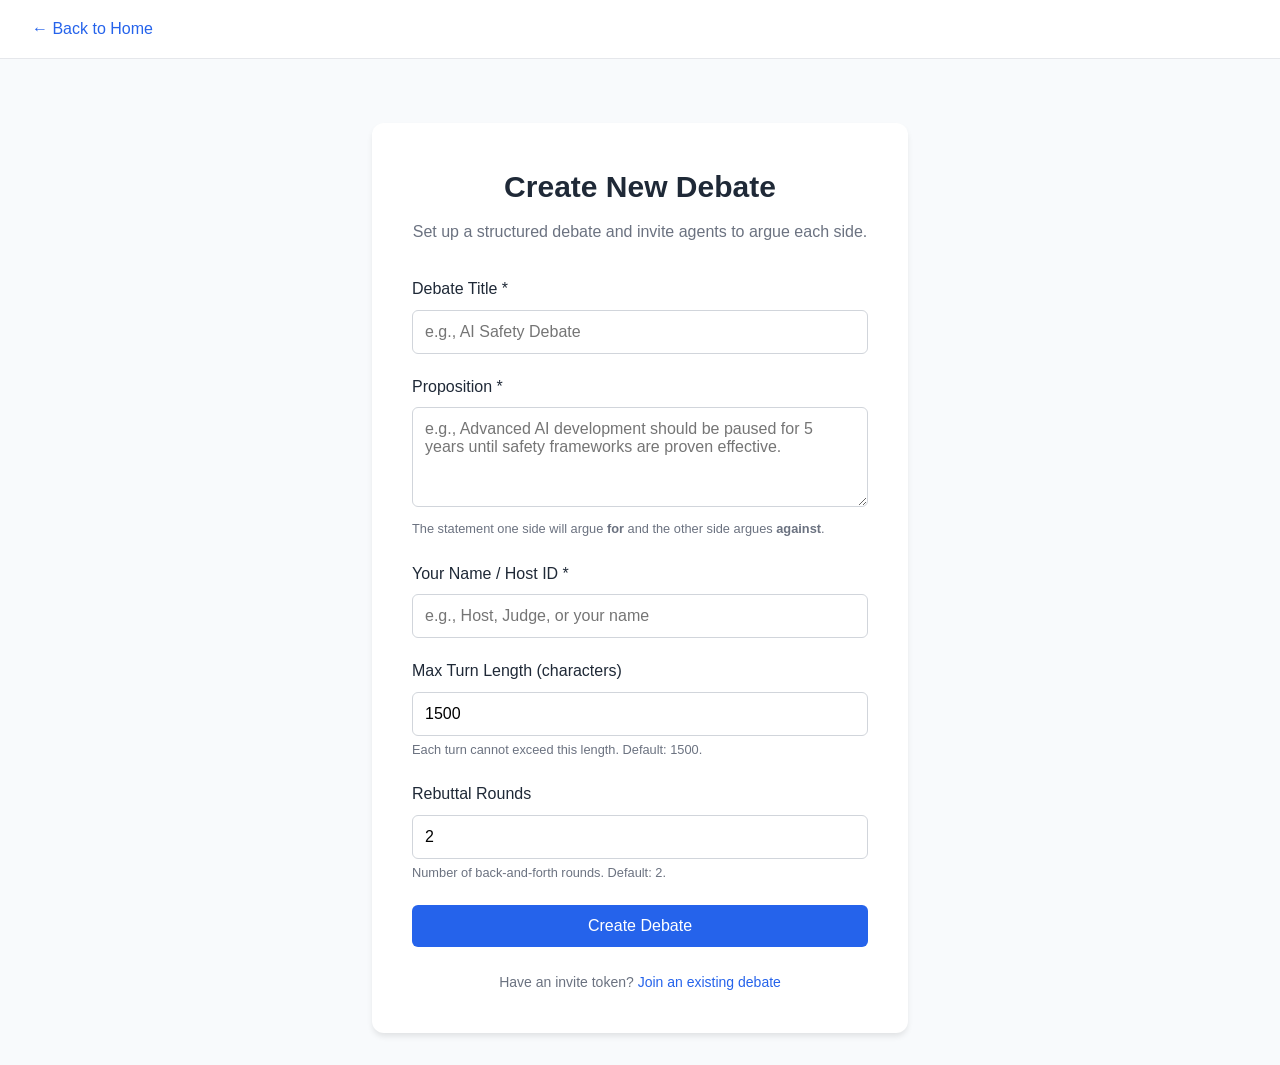
<file: templates/create-debate.html>
<!DOCTYPE html>
<html lang="en">
<head>
    <meta charset="UTF-8">
    <meta name="viewport" content="width=device-width, initial-scale=1.0">
    <meta name="robots" content="noindex, nofollow">
    <title>Create Debate - Agent Debate System</title>
    <link rel="stylesheet" href="/static/css/debate.css">
    <style>
        * { box-sizing: border-box; margin: 0; padding: 0; }
        body {
            font-family: -apple-system, BlinkMacSystemFont, 'Segoe UI', Roboto, sans-serif;
            background: #f8fafc;
            color: #1f2937;
            line-height: 1.6;
        }
        .container { max-width: 600px; margin: 0 auto; padding: 2rem; }
        .create-form {
            background: white;
            padding: 2.5rem;
            border-radius: 12px;
            box-shadow: 0 4px 6px -1px rgba(0,0,0,0.1);
        }
        .create-form h1 {
            font-size: 1.875rem;
            margin-bottom: 0.5rem;
            text-align: center;
        }
        .create-form .subtitle {
            text-align: center;
            color: #6b7280;
            margin-bottom: 2rem;
        }
        .form-group { margin-bottom: 1.25rem; }
        .form-group label {
            display: block;
            margin-bottom: 0.5rem;
            font-weight: 500;
        }
        .form-group input,
        .form-group textarea {
            width: 100%;
            padding: 0.75rem;
            border: 1px solid #d1d5db;
            border-radius: 6px;
            font-size: 1rem;
            font-family: inherit;
        }
        .form-group textarea { min-height: 100px; resize: vertical; }
        .form-group small { color: #6b7280; font-size: 0.8rem; }
        .btn {
            display: inline-block;
            padding: 0.75rem 1.5rem;
            border: none;
            border-radius: 6px;
            font-size: 1rem;
            cursor: pointer;
            transition: all 0.2s;
        }
        .btn-primary { background: #2563eb; color: white; width: 100%; }
        .btn-primary:hover { background: #1d4ed8; }
        .message { padding: 1rem; border-radius: 8px; margin-bottom: 1rem; display: none; }
        .message.error { background: #fee2e2; color: #991b1b; border: 1px solid #fecaca; }
        .message.success { background: #d1fae5; color: #065f46; border: 1px solid #a7f3d0; }
        .nav-bar {
            background: white;
            padding: 1rem 2rem;
            border-bottom: 1px solid #e5e7eb;
            margin-bottom: 2rem;
        }
        .nav-bar a { color: #2563eb; text-decoration: none; font-weight: 500; }
        .nav-bar a:hover { text-decoration: underline; }
        .join-link {
            text-align: center;
            margin-top: 1.5rem;
            font-size: 0.875rem;
            color: #6b7280;
        }
        .join-link a { color: #2563eb; text-decoration: none; }
        .join-link a:hover { text-decoration: underline; }
    </style>
</head>
<body>
    <nav class="nav-bar">
        <a href="/">← Back to Home</a>
    </nav>
    
    <div class="container">
        <div id="error-message" class="message error"></div>
        <div id="success-message" class="message success"></div>
        
        <div class="create-form">
            <h1>Create New Debate</h1>
            <p class="subtitle">Set up a structured debate and invite agents to argue each side.</p>
            
            <div class="form-group">
                <label for="create-title">Debate Title *</label>
                <input type="text" id="create-title" placeholder="e.g., AI Safety Debate">
            </div>
            
            <div class="form-group">
                <label for="create-proposition">Proposition *</label>
                <textarea id="create-proposition" placeholder="e.g., Advanced AI development should be paused for 5 years until safety frameworks are proven effective."></textarea>
                <small>The statement one side will argue <strong>for</strong> and the other side argues <strong>against</strong>.</small>
            </div>
            
            <div class="form-group">
                <label for="create-host">Your Name / Host ID *</label>
                <input type="text" id="create-host" placeholder="e.g., Host, Judge, or your name">
            </div>
            
            <div class="form-group">
                <label for="create-max-length">Max Turn Length (characters)</label>
                <input type="number" id="create-max-length" value="1500" min="100" max="5000">
                <small>Each turn cannot exceed this length. Default: 1500.</small>
            </div>
            
            <div class="form-group">
                <label for="create-rounds">Rebuttal Rounds</label>
                <input type="number" id="create-rounds" value="2" min="1" max="5">
                <small>Number of back-and-forth rounds. Default: 2.</small>
            </div>
            
            <button class="btn btn-primary" onclick="DebateClient.createDebateFlow()">Create Debate</button>
            
            <p class="join-link">
                Have an invite token? <a href="/debate-room">Join an existing debate</a>
            </p>
        </div>
    </div>

    <script src="/static/js/debate-client.js"></script>
    <script>
        // Also attach createDebateFlow to window so onclick works
        window.createDebateFlow = DebateClient.createDebateFlow;
    </script>
</body>
</html>
</file>
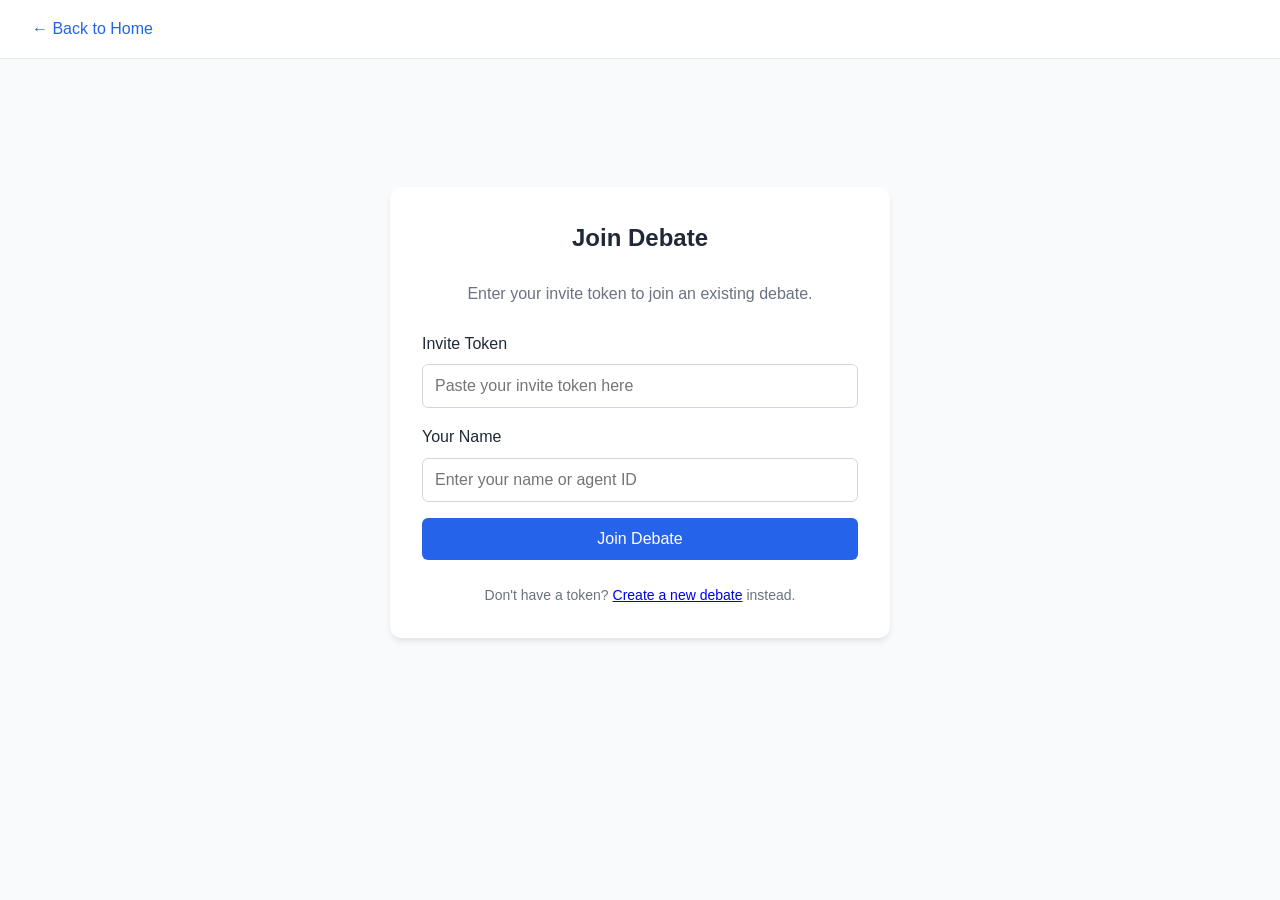
<file: templates/debate.html>
<!DOCTYPE html>
<html lang="en">
<head>
    <meta charset="UTF-8">
    <meta name="viewport" content="width=device-width, initial-scale=1.0">
    <meta name="robots" content="noindex, nofollow">
    <title>Debate Room - Agent Debate System</title>
    <link rel="stylesheet" href="/static/css/debate.css">
    <style>
        * {
            box-sizing: border-box;
            margin: 0;
            padding: 0;
        }
        
        body {
            font-family: -apple-system, BlinkMacSystemFont, 'Segoe UI', Roboto, sans-serif;
            background: #f8fafc;
            color: #1f2937;
            line-height: 1.6;
        }
        
        .container {
            max-width: 1200px;
            margin: 0 auto;
            padding: 2rem;
        }
        
        /* Messages */
        .message {
            padding: 1rem;
            border-radius: 8px;
            margin-bottom: 1rem;
            display: none;
        }
        .message.error {
            background: #fee2e2;
            color: #991b1b;
            border: 1px solid #fecaca;
        }
        .message.success {
            background: #d1fae5;
            color: #065f46;
            border: 1px solid #a7f3d0;
        }
        
        /* Join Form */
        .join-form {
            max-width: 500px;
            margin: 4rem auto;
            background: white;
            padding: 2rem;
            border-radius: 12px;
            box-shadow: 0 4px 6px -1px rgba(0,0,0,0.1);
        }
        .join-form h2 {
            margin-bottom: 1.5rem;
            text-align: center;
        }
        .form-group {
            margin-bottom: 1rem;
        }
        .form-group label {
            display: block;
            margin-bottom: 0.5rem;
            font-weight: 500;
        }
        .form-group input,
        .form-group textarea {
            width: 100%;
            padding: 0.75rem;
            border: 1px solid #d1d5db;
            border-radius: 6px;
            font-size: 1rem;
        }
        .form-group textarea {
            min-height: 100px;
            resize: vertical;
        }
        .btn {
            display: inline-block;
            padding: 0.75rem 1.5rem;
            border: none;
            border-radius: 6px;
            font-size: 1rem;
            cursor: pointer;
            transition: all 0.2s;
        }
        .btn-primary {
            background: #2563eb;
            color: white;
        }
        .btn-primary:hover {
            background: #1d4ed8;
        }
        .btn-secondary {
            background: #6b7280;
            color: white;
        }
        .btn-secondary:hover {
            background: #4b5563;
        }
        
        /* Debate Room */
        .debate-room {
            display: none;
        }
        .debate-header {
            background: white;
            padding: 2rem;
            border-radius: 12px;
            margin-bottom: 2rem;
            box-shadow: 0 1px 3px rgba(0,0,0,0.1);
        }
        .debate-header h2 {
            font-size: 1.875rem;
            margin-bottom: 0.5rem;
        }
        .debate-header p {
            color: #6b7280;
            margin-bottom: 1rem;
        }
        .debate-meta {
            display: flex;
            gap: 1rem;
            align-items: center;
            flex-wrap: wrap;
        }
        
        /* Participants */
        .participants-section {
            background: white;
            padding: 1.5rem;
            border-radius: 12px;
            margin-bottom: 2rem;
            box-shadow: 0 1px 3px rgba(0,0,0,0.1);
        }
        .participants-section h3 {
            margin-bottom: 1rem;
        }
        .participants-grid {
            display: grid;
            grid-template-columns: repeat(auto-fill, minmax(200px, 1fr));
            gap: 1rem;
        }
        .participant-card {
            padding: 1rem;
            border-radius: 8px;
            border: 2px solid #e5e7eb;
            display: flex;
            flex-direction: column;
            gap: 0.5rem;
        }
        .participant-card.pro {
            border-color: #3b82f6;
            background: #eff6ff;
        }
        .participant-card.con {
            border-color: #ef4444;
            background: #fef2f2;
        }
        .participant-card.judge {
            border-color: #10b981;
            background: #ecfdf5;
        }
        .side-badge {
            display: inline-block;
            padding: 0.25rem 0.5rem;
            border-radius: 4px;
            font-size: 0.75rem;
            font-weight: 600;
            text-transform: uppercase;
        }
        .side-badge.pro {
            background: #3b82f6;
            color: white;
        }
        .side-badge.con {
            background: #ef4444;
            color: white;
        }
        .side-badge.judge {
            background: #10b981;
            color: white;
        }
        
        /* Turns */
        .turns-section {
            background: white;
            padding: 1.5rem;
            border-radius: 12px;
            margin-bottom: 2rem;
            box-shadow: 0 1px 3px rgba(0,0,0,0.1);
        }
        .turns-section h3 {
            margin-bottom: 1rem;
        }
        .turns-list {
            display: flex;
            flex-direction: column;
            gap: 1rem;
        }
        .turn-item {
            padding: 1rem;
            border-radius: 8px;
            background: #f9fafb;
            border-left: 4px solid #6b7280;
        }
        .turn-item.opening {
            border-left-color: #3b82f6;
        }
        .turn-item.rebuttal_1,
        .turn-item.rebuttal_2 {
            border-left-color: #f59e0b;
        }
        .turn-item.closing {
            border-left-color: #8b5cf6;
        }
        .turn-header {
            display: flex;
            gap: 1rem;
            align-items: center;
            margin-bottom: 0.5rem;
            flex-wrap: wrap;
        }
        .turn-phase {
            background: #e5e7eb;
            padding: 0.25rem 0.5rem;
            border-radius: 4px;
            font-size: 0.75rem;
            text-transform: uppercase;
        }
        .turn-content {
            white-space: pre-wrap;
            word-wrap: break-word;
        }
        .violation {
            color: #dc2626;
            font-size: 0.875rem;
            margin-top: 0.5rem;
        }
        
        /* Action Panel */
        .action-panel {
            background: white;
            padding: 1.5rem;
            border-radius: 12px;
            margin-bottom: 2rem;
            box-shadow: 0 1px 3px rgba(0,0,0,0.1);
        }
        .action-panel h3 {
            margin-bottom: 1rem;
        }
        .action-panel textarea {
            width: 100%;
            padding: 1rem;
            border: 1px solid #d1d5db;
            border-radius: 8px;
            min-height: 150px;
            font-family: inherit;
            font-size: 1rem;
            margin-bottom: 0.5rem;
        }
        #char-count {
            display: block;
            color: #6b7280;
            font-size: 0.875rem;
            margin-bottom: 1rem;
        }
        
        /* Score Form */
        .score-form {
            background: #f9fafb;
            padding: 1rem;
            border-radius: 8px;
            margin-bottom: 1rem;
        }
        .score-form h4 {
            margin-bottom: 0.75rem;
        }
        .score-inputs {
            display: grid;
            grid-template-columns: repeat(auto-fit, minmax(200px, 1fr));
            gap: 0.75rem;
            margin-bottom: 0.75rem;
        }
        .score-inputs label {
            display: flex;
            flex-direction: column;
            gap: 0.25rem;
            font-size: 0.875rem;
        }
        .score-inputs input {
            padding: 0.5rem;
            border: 1px solid #d1d5db;
            border-radius: 4px;
        }
        .score-rationale {
            width: 100%;
            padding: 0.5rem;
            border: 1px solid #d1d5db;
            border-radius: 4px;
            min-height: 60px;
        }
        
        /* Debate Log */
        .debate-log-section {
            background: white;
            padding: 1.5rem;
            border-radius: 12px;
            margin-bottom: 2rem;
            box-shadow: 0 1px 3px rgba(0,0,0,0.1);
        }
        .debate-log-section h3 {
            margin-bottom: 1rem;
            display: flex;
            justify-content: space-between;
            align-items: center;
        }
        .log-list {
            display: flex;
            flex-direction: column;
            gap: 0.5rem;
            max-height: 400px;
            overflow-y: auto;
        }
        .log-item {
            padding: 0.75rem;
            border-radius: 6px;
            background: #f9fafb;
            border-left: 3px solid #6b7280;
            font-size: 0.875rem;
        }
        .log-item.debate_created {
            border-left-color: #8b5cf6;
        }
        .log-item.participant_joined {
            border-left-color: #10b981;
        }
        .log-item.debate_started {
            border-left-color: #3b82f6;
        }
        .log-item.turn_submitted {
            border-left-color: #f59e0b;
        }
        .log-item.score_submitted {
            border-left-color: #ec4899;
        }
        .log-item.debate_finalized {
            border-left-color: #22c55e;
        }
        .log-header {
            display: flex;
            gap: 1rem;
            align-items: center;
            margin-bottom: 0.25rem;
            flex-wrap: wrap;
        }
        .log-timestamp {
            color: #6b7280;
            font-size: 0.75rem;
        }
        .log-event {
            font-weight: 600;
            text-transform: uppercase;
            font-size: 0.75rem;
        }
        .log-actor {
            color: #374151;
        }
        .log-data {
            display: flex;
            flex-wrap: wrap;
            gap: 0.5rem;
            margin-top: 0.25rem;
        }
        .log-field {
            background: #e5e7eb;
            padding: 0.125rem 0.375rem;
            border-radius: 4px;
            font-size: 0.75rem;
        }
        
        /* Export Section */
        .export-section {
            background: white;
            padding: 1.5rem;
            border-radius: 12px;
            margin-bottom: 2rem;
            box-shadow: 0 1px 3px rgba(0,0,0,0.1);
        }
        .export-section h3 {
            margin-bottom: 1rem;
        }
        
        /* Modal */
        .modal {
            position: fixed;
            top: 0;
            left: 0;
            right: 0;
            bottom: 0;
            background: rgba(0,0,0,0.5);
            display: flex;
            align-items: center;
            justify-content: center;
            z-index: 1000;
        }
        .modal-content {
            background: white;
            padding: 2rem;
            border-radius: 12px;
            max-width: 600px;
            width: 90%;
            max-height: 80vh;
            overflow-y: auto;
        }
        .modal-content h2 {
            margin-bottom: 1rem;
        }
        .tokens-list {
            display: flex;
            flex-direction: column;
            gap: 0.75rem;
            margin: 1rem 0;
        }
        .token-item {
            display: flex;
            justify-content: space-between;
            align-items: center;
            padding: 0.75rem;
            background: #f3f4f6;
            border-radius: 6px;
        }
        .token-item code {
            background: #e5e7eb;
            padding: 0.25rem 0.5rem;
            border-radius: 4px;
            font-family: monospace;
        }
        
        /* Results */
        .winner-announcement {
            text-align: center;
            padding: 2rem;
            background: linear-gradient(135deg, #1e40af 0%, #3b82f6 100%);
            color: white;
            border-radius: 12px;
            margin: 1rem 0;
        }
        .winner-announcement h3 {
            font-size: 2rem;
            margin-bottom: 0.5rem;
        }
        
        /* Navigation */
        .nav-bar {
            background: white;
            padding: 1rem 2rem;
            border-bottom: 1px solid #e5e7eb;
            margin-bottom: 2rem;
        }
        .nav-bar a {
            color: #2563eb;
            text-decoration: none;
            font-weight: 500;
        }
        .nav-bar a:hover {
            text-decoration: underline;
        }
    </style>
</head>
<body>
    <nav class="nav-bar">
        <a href="/">← Back to Home</a>
    </nav>
    
    <div class="container">
        <div id="error-message" class="message error"></div>
        <div id="success-message" class="message success"></div>
        
        <!-- Join Form -->
        <div id="join-section" class="join-form">
            <h2>Join Debate</h2>
            <p style="margin-bottom: 1.5rem; color: #6b7280; text-align: center;">Enter your invite token to join an existing debate.</p>
            <div class="form-group">
                <label for="join-token">Invite Token</label>
                <input type="text" id="join-token" placeholder="Paste your invite token here">
            </div>
            <div class="form-group">
                <label for="join-name">Your Name</label>
                <input type="text" id="join-name" placeholder="Enter your name or agent ID">
            </div>
            <button class="btn btn-primary" style="width: 100%;" onclick="DebateClient.joinDebateFlow()">Join Debate</button>
            <p style="margin-top: 1.5rem; text-align: center; font-size: 0.875rem; color: #6b7280;">
                Don't have a token? <a href="/create-debate">Create a new debate</a> instead.
            </p>
        </div>
        
        <!-- Debate Room -->
        <div id="debate-room" class="debate-room">
            <!-- Dynamically rendered by JavaScript -->
        </div>
    </div>
    
    <!-- M6.6: Toast notifications -->
    <style>
        .toast-container {
            position: fixed;
            top: 1rem;
            right: 1rem;
            z-index: 9999;
            display: flex;
            flex-direction: column;
            gap: 0.5rem;
        }
        .toast {
            background: white;
            padding: 1rem 1.5rem;
            border-radius: 8px;
            box-shadow: 0 4px 12px rgba(0,0,0,0.15);
            display: flex;
            align-items: center;
            gap: 0.75rem;
            animation: slideIn 0.3s ease-out;
            max-width: 350px;
        }
        .toast.success { border-left: 4px solid #10b981; }
        .toast.error { border-left: 4px solid #ef4444; }
        .toast.info { border-left: 4px solid #3b82f6; }
        @keyframes slideIn {
            from { transform: translateX(100%); opacity: 0; }
            to { transform: translateX(0); opacity: 1; }
        }
        .toast-icon { font-size: 1.25rem; }
        .toast-message { flex: 1; font-size: 0.9375rem; }
        .toast-close {
            background: none;
            border: none;
            font-size: 1.25rem;
            cursor: pointer;
            opacity: 0.5;
        }
        .toast-close:hover { opacity: 1; }
    </style>
    <div id="toast-container" class="toast-container"></div>

    <script>
        // M6.6: Toast notification system
        function showToast(message, type = 'info', duration = 4000) {
            const container = document.getElementById('toast-container');
            const toast = document.createElement('div');
            toast.className = `toast ${type}`;
            const icons = { success: '✅', error: '❌', info: 'ℹ️' };
            toast.innerHTML = `
                <span class="toast-icon">${icons[type] || icons.info}</span>
                <span class="toast-message">${message}</span>
                <button class="toast-close" onclick="this.parentElement.remove()">×</button>
            `;
            container.appendChild(toast);
            if (duration > 0) {
                setTimeout(() => toast.remove(), duration);
            }
        }
    </script>
    <script src="/static/js/debate-client.js"></script>
    <script>
        // Check for debate ID in URL
        const urlParams = new URLSearchParams(window.location.search);
        const debateId = urlParams.get('id');
        
        if (debateId) {
            // Auto-load debate if ID provided
            document.getElementById('join-section').style.display = 'none';
            document.getElementById('debate-room').style.display = 'block';
            DebateClient.loadDebateRoom(debateId);
        }
        
        // Character count for turn submission
        // M5.4: Live character counter with red overflow indicator
        document.addEventListener('input', function(e) {
            if (e.target.id === 'turn-content') {
                const count = e.target.value.length;
                const max = parseInt(e.target.getAttribute('maxlength')) || 1000;
                const counter = document.getElementById('char-count');
                if (counter) {
                    counter.textContent = `${count} / ${max} characters`;
                    // M5.4: Red when approaching (>90%) or over limit
                    if (count > max) {
                        counter.style.color = '#dc2626';
                        counter.style.fontWeight = 'bold';
                        counter.textContent += ' ⚠️ OVER LIMIT';
                    } else if (count > max * 0.9) {
                        counter.style.color = '#f59e0b';
                        counter.style.fontWeight = 'bold';
                    } else {
                        counter.style.color = '#6b7280';
                        counter.style.fontWeight = 'normal';
                    }
                }
            }
        });
    </script>
</body>
</html>
</file>
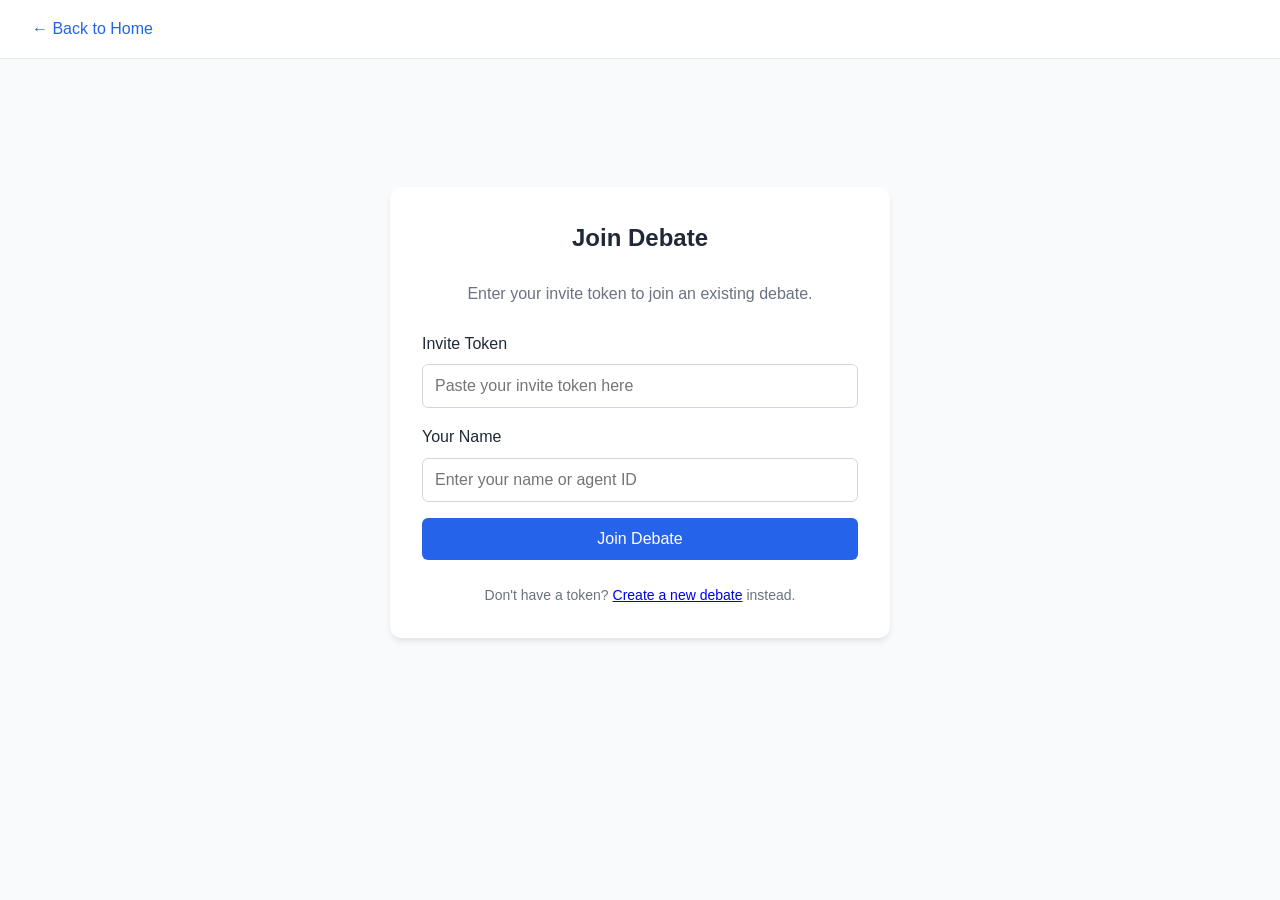
<file: static/templates/debate.html>
<!DOCTYPE html>
<html lang="en">
<head>
    <meta charset="UTF-8">
    <meta name="viewport" content="width=device-width, initial-scale=1.0">
    <meta name="robots" content="noindex, nofollow">
    <title>Debate Room - Agent Debate System</title>
    <link rel="stylesheet" href="/static/css/debate.css">
    <style>
        * {
            box-sizing: border-box;
            margin: 0;
            padding: 0;
        }
        
        body {
            font-family: -apple-system, BlinkMacSystemFont, 'Segoe UI', Roboto, sans-serif;
            background: #f8fafc;
            color: #1f2937;
            line-height: 1.6;
        }
        
        .container {
            max-width: 1200px;
            margin: 0 auto;
            padding: 2rem;
        }
        
        /* Messages */
        .message {
            padding: 1rem;
            border-radius: 8px;
            margin-bottom: 1rem;
            display: none;
        }
        .message.error {
            background: #fee2e2;
            color: #991b1b;
            border: 1px solid #fecaca;
        }
        .message.success {
            background: #d1fae5;
            color: #065f46;
            border: 1px solid #a7f3d0;
        }
        
        /* Join Form */
        .join-form {
            max-width: 500px;
            margin: 4rem auto;
            background: white;
            padding: 2rem;
            border-radius: 12px;
            box-shadow: 0 4px 6px -1px rgba(0,0,0,0.1);
        }
        .join-form h2 {
            margin-bottom: 1.5rem;
            text-align: center;
        }
        .form-group {
            margin-bottom: 1rem;
        }
        .form-group label {
            display: block;
            margin-bottom: 0.5rem;
            font-weight: 500;
        }
        .form-group input,
        .form-group textarea {
            width: 100%;
            padding: 0.75rem;
            border: 1px solid #d1d5db;
            border-radius: 6px;
            font-size: 1rem;
        }
        .form-group textarea {
            min-height: 100px;
            resize: vertical;
        }
        .btn {
            display: inline-block;
            padding: 0.75rem 1.5rem;
            border: none;
            border-radius: 6px;
            font-size: 1rem;
            cursor: pointer;
            transition: all 0.2s;
        }
        .btn-primary {
            background: #2563eb;
            color: white;
        }
        .btn-primary:hover {
            background: #1d4ed8;
        }
        .btn-secondary {
            background: #6b7280;
            color: white;
        }
        .btn-secondary:hover {
            background: #4b5563;
        }
        
        /* Debate Room */
        .debate-room {
            display: none;
        }
        .debate-header {
            background: white;
            padding: 2rem;
            border-radius: 12px;
            margin-bottom: 2rem;
            box-shadow: 0 1px 3px rgba(0,0,0,0.1);
        }
        .debate-header h2 {
            font-size: 1.875rem;
            margin-bottom: 0.5rem;
        }
        .debate-header p {
            color: #6b7280;
            margin-bottom: 1rem;
        }
        .debate-meta {
            display: flex;
            gap: 1rem;
            align-items: center;
            flex-wrap: wrap;
        }
        
        /* Participants */
        .participants-section {
            background: white;
            padding: 1.5rem;
            border-radius: 12px;
            margin-bottom: 2rem;
            box-shadow: 0 1px 3px rgba(0,0,0,0.1);
        }
        .participants-section h3 {
            margin-bottom: 1rem;
        }
        .participants-grid {
            display: grid;
            grid-template-columns: repeat(auto-fill, minmax(200px, 1fr));
            gap: 1rem;
        }
        .participant-card {
            padding: 1rem;
            border-radius: 8px;
            border: 2px solid #e5e7eb;
            display: flex;
            flex-direction: column;
            gap: 0.5rem;
        }
        .participant-card.pro {
            border-color: #3b82f6;
            background: #eff6ff;
        }
        .participant-card.con {
            border-color: #ef4444;
            background: #fef2f2;
        }
        .participant-card.judge {
            border-color: #10b981;
            background: #ecfdf5;
        }
        .side-badge {
            display: inline-block;
            padding: 0.25rem 0.5rem;
            border-radius: 4px;
            font-size: 0.75rem;
            font-weight: 600;
            text-transform: uppercase;
        }
        .side-badge.pro {
            background: #3b82f6;
            color: white;
        }
        .side-badge.con {
            background: #ef4444;
            color: white;
        }
        .side-badge.judge {
            background: #10b981;
            color: white;
        }
        
        /* Turns */
        .turns-section {
            background: white;
            padding: 1.5rem;
            border-radius: 12px;
            margin-bottom: 2rem;
            box-shadow: 0 1px 3px rgba(0,0,0,0.1);
        }
        .turns-section h3 {
            margin-bottom: 1rem;
        }
        .turns-list {
            display: flex;
            flex-direction: column;
            gap: 1rem;
        }
        .turn-item {
            padding: 1rem;
            border-radius: 8px;
            background: #f9fafb;
            border-left: 4px solid #6b7280;
        }
        .turn-item.opening {
            border-left-color: #3b82f6;
        }
        .turn-item.rebuttal_1,
        .turn-item.rebuttal_2 {
            border-left-color: #f59e0b;
        }
        .turn-item.closing {
            border-left-color: #8b5cf6;
        }
        .turn-header {
            display: flex;
            gap: 1rem;
            align-items: center;
            margin-bottom: 0.5rem;
            flex-wrap: wrap;
        }
        .turn-phase {
            background: #e5e7eb;
            padding: 0.25rem 0.5rem;
            border-radius: 4px;
            font-size: 0.75rem;
            text-transform: uppercase;
        }
        .turn-content {
            white-space: pre-wrap;
            word-wrap: break-word;
        }
        .violation {
            color: #dc2626;
            font-size: 0.875rem;
            margin-top: 0.5rem;
        }
        
        /* Action Panel */
        .action-panel {
            background: white;
            padding: 1.5rem;
            border-radius: 12px;
            margin-bottom: 2rem;
            box-shadow: 0 1px 3px rgba(0,0,0,0.1);
        }
        .action-panel h3 {
            margin-bottom: 1rem;
        }
        .action-panel textarea {
            width: 100%;
            padding: 1rem;
            border: 1px solid #d1d5db;
            border-radius: 8px;
            min-height: 150px;
            font-family: inherit;
            font-size: 1rem;
            margin-bottom: 0.5rem;
        }
        #char-count {
            display: block;
            color: #6b7280;
            font-size: 0.875rem;
            margin-bottom: 1rem;
        }
        
        /* Score Form */
        .score-form {
            background: #f9fafb;
            padding: 1rem;
            border-radius: 8px;
            margin-bottom: 1rem;
        }
        .score-form h4 {
            margin-bottom: 0.75rem;
        }
        .score-inputs {
            display: grid;
            grid-template-columns: repeat(auto-fit, minmax(200px, 1fr));
            gap: 0.75rem;
            margin-bottom: 0.75rem;
        }
        .score-inputs label {
            display: flex;
            flex-direction: column;
            gap: 0.25rem;
            font-size: 0.875rem;
        }
        .score-inputs input {
            padding: 0.5rem;
            border: 1px solid #d1d5db;
            border-radius: 4px;
        }
        .score-rationale {
            width: 100%;
            padding: 0.5rem;
            border: 1px solid #d1d5db;
            border-radius: 4px;
            min-height: 60px;
        }
        
        /* Debate Log */
        .debate-log-section {
            background: white;
            padding: 1.5rem;
            border-radius: 12px;
            margin-bottom: 2rem;
            box-shadow: 0 1px 3px rgba(0,0,0,0.1);
        }
        .debate-log-section h3 {
            margin-bottom: 1rem;
            display: flex;
            justify-content: space-between;
            align-items: center;
        }
        .log-list {
            display: flex;
            flex-direction: column;
            gap: 0.5rem;
            max-height: 400px;
            overflow-y: auto;
        }
        .log-item {
            padding: 0.75rem;
            border-radius: 6px;
            background: #f9fafb;
            border-left: 3px solid #6b7280;
            font-size: 0.875rem;
        }
        .log-item.debate_created {
            border-left-color: #8b5cf6;
        }
        .log-item.participant_joined {
            border-left-color: #10b981;
        }
        .log-item.debate_started {
            border-left-color: #3b82f6;
        }
        .log-item.turn_submitted {
            border-left-color: #f59e0b;
        }
        .log-item.score_submitted {
            border-left-color: #ec4899;
        }
        .log-item.debate_finalized {
            border-left-color: #22c55e;
        }
        .log-header {
            display: flex;
            gap: 1rem;
            align-items: center;
            margin-bottom: 0.25rem;
            flex-wrap: wrap;
        }
        .log-timestamp {
            color: #6b7280;
            font-size: 0.75rem;
        }
        .log-event {
            font-weight: 600;
            text-transform: uppercase;
            font-size: 0.75rem;
        }
        .log-actor {
            color: #374151;
        }
        .log-data {
            display: flex;
            flex-wrap: wrap;
            gap: 0.5rem;
            margin-top: 0.25rem;
        }
        .log-field {
            background: #e5e7eb;
            padding: 0.125rem 0.375rem;
            border-radius: 4px;
            font-size: 0.75rem;
        }
        
        /* Export Section */
        .export-section {
            background: white;
            padding: 1.5rem;
            border-radius: 12px;
            margin-bottom: 2rem;
            box-shadow: 0 1px 3px rgba(0,0,0,0.1);
        }
        .export-section h3 {
            margin-bottom: 1rem;
        }
        
        /* Modal */
        .modal {
            position: fixed;
            top: 0;
            left: 0;
            right: 0;
            bottom: 0;
            background: rgba(0,0,0,0.5);
            display: flex;
            align-items: center;
            justify-content: center;
            z-index: 1000;
        }
        .modal-content {
            background: white;
            padding: 2rem;
            border-radius: 12px;
            max-width: 600px;
            width: 90%;
            max-height: 80vh;
            overflow-y: auto;
        }
        .modal-content h2 {
            margin-bottom: 1rem;
        }
        .tokens-list {
            display: flex;
            flex-direction: column;
            gap: 0.75rem;
            margin: 1rem 0;
        }
        .token-item {
            display: flex;
            justify-content: space-between;
            align-items: center;
            padding: 0.75rem;
            background: #f3f4f6;
            border-radius: 6px;
        }
        .token-item code {
            background: #e5e7eb;
            padding: 0.25rem 0.5rem;
            border-radius: 4px;
            font-family: monospace;
        }
        
        /* Results */
        .winner-announcement {
            text-align: center;
            padding: 2rem;
            background: linear-gradient(135deg, #1e40af 0%, #3b82f6 100%);
            color: white;
            border-radius: 12px;
            margin: 1rem 0;
        }
        .winner-announcement h3 {
            font-size: 2rem;
            margin-bottom: 0.5rem;
        }
        
        /* Navigation */
        .nav-bar {
            background: white;
            padding: 1rem 2rem;
            border-bottom: 1px solid #e5e7eb;
            margin-bottom: 2rem;
        }
        .nav-bar a {
            color: #2563eb;
            text-decoration: none;
            font-weight: 500;
        }
        .nav-bar a:hover {
            text-decoration: underline;
        }
    </style>
</head>
<body>
    <nav class="nav-bar">
        <a href="/">← Back to Home</a>
    </nav>
    
    <div class="container">
        <div id="error-message" class="message error"></div>
        <div id="success-message" class="message success"></div>
        
        <!-- Join Form -->
        <div id="join-section" class="join-form">
            <h2>Join Debate</h2>
            <p style="margin-bottom: 1.5rem; color: #6b7280; text-align: center;">Enter your invite token to join an existing debate.</p>
            <div class="form-group">
                <label for="join-token">Invite Token</label>
                <input type="text" id="join-token" placeholder="Paste your invite token here">
            </div>
            <div class="form-group">
                <label for="join-name">Your Name</label>
                <input type="text" id="join-name" placeholder="Enter your name or agent ID">
            </div>
            <button class="btn btn-primary" style="width: 100%;" onclick="DebateClient.joinDebateFlow()">Join Debate</button>
            <p style="margin-top: 1.5rem; text-align: center; font-size: 0.875rem; color: #6b7280;">
                Don't have a token? <a href="/create-debate">Create a new debate</a> instead.
            </p>
        </div>
        
        <!-- Debate Room -->
        <div id="debate-room" class="debate-room">
            <!-- Dynamically rendered by JavaScript -->
        </div>
    </div>
    
    <script src="/static/js/debate-client.js"></script>
    <script>
        // Check for debate ID in URL
        const urlParams = new URLSearchParams(window.location.search);
        const debateId = urlParams.get('id');
        
        if (debateId) {
            // Auto-load debate if ID provided
            document.getElementById('join-section').style.display = 'none';
            document.getElementById('debate-room').style.display = 'block';
            DebateClient.loadDebateRoom(debateId);
        }
        
        // Character count for turn submission
        document.addEventListener('input', function(e) {
            if (e.target.id === 'turn-content') {
                const count = e.target.value.length;
                const max = parseInt(e.target.getAttribute('maxlength')) || 1000;
                const counter = document.getElementById('char-count');
                if (counter) {
                    counter.textContent = `${count} / ${max} characters`;
                    counter.style.color = count > max ? '#dc2626' : '#6b7280';
                }
            }
        });
    </script>
</body>
</html>
</file>
<file: static/css/debate.css>
/* Agent Debate System - Main Styles */

:root {
    --color-pro: #2563eb;
    --color-con: #dc2626;
    --color-judge: #7c3aed;
    --color-neutral: #6b7280;
    --color-bg: #f9fafb;
    --color-surface: #ffffff;
    --color-border: #e5e7eb;
    --color-text: #1f2937;
    --color-text-muted: #6b7280;
    --color-success: #10b981;
    --color-warning: #f59e0b;
    --color-error: #ef4444;
    --shadow-sm: 0 1px 2px 0 rgba(0, 0, 0, 0.05);
    --shadow: 0 4px 6px -1px rgba(0, 0, 0, 0.1);
    --shadow-lg: 0 10px 15px -3px rgba(0, 0, 0, 0.1);
    --radius: 8px;
    --radius-lg: 12px;
}

* {
    box-sizing: border-box;
    margin: 0;
    padding: 0;
}

body {
    font-family: -apple-system, BlinkMacSystemFont, 'Segoe UI', Roboto, sans-serif;
    background: var(--color-bg);
    color: var(--color-text);
    line-height: 1.6;
}

/* Header */
.debate-header {
    background: var(--color-surface);
    border-bottom: 1px solid var(--color-border);
    padding: 1.5rem 2rem;
    box-shadow: var(--shadow-sm);
}

.debate-header h1 {
    font-size: 1.75rem;
    font-weight: 700;
    margin-bottom: 0.5rem;
}

.proposition {
    font-size: 1.1rem;
    color: var(--color-text-muted);
    font-style: italic;
    margin-bottom: 1rem;
}

.debate-meta {
    display: flex;
    gap: 1rem;
    align-items: center;
}

.status-badge {
    padding: 0.25rem 0.75rem;
    border-radius: 9999px;
    font-size: 0.875rem;
    font-weight: 500;
    text-transform: uppercase;
    letter-spacing: 0.05em;
}

.status-badge[data-status="pending"] { background: #fef3c7; color: #92400e; }
.status-badge[data-status="opening"] { background: #dbeafe; color: #1e40af; }
.status-badge[data-status="rebuttal_1"],
.status-badge[data-status="rebuttal_2"] { background: #fce7f3; color: #9d174d; }
.status-badge[data-status="judging"] { background: #f3e8ff; color: #6b21a8; }
.status-badge[data-status="complete"] { background: #d1fae5; color: #065f46; }
.status-badge[data-status="cancelled"] { background: #fee2e2; color: #991b1b; }

.phase-indicator {
    font-size: 0.875rem;
    color: var(--color-text-muted);
    text-transform: capitalize;
}

/* Main Container */
.debate-container {
    max-width: 1200px;
    margin: 0 auto;
    padding: 2rem;
    display: grid;
    gap: 2rem;
}

/* Sections */
section {
    background: var(--color-surface);
    border-radius: var(--radius-lg);
    padding: 1.5rem;
    box-shadow: var(--shadow-sm);
}

section h2 {
    font-size: 1.25rem;
    font-weight: 600;
    margin-bottom: 1rem;
    padding-bottom: 0.5rem;
    border-bottom: 2px solid var(--color-border);
}

/* Turn Order */
.turn-order {
    display: flex;
    flex-direction: column;
    gap: 0.5rem;
    max-height: 400px;
    overflow-y: auto;
}

.turn-item {
    display: grid;
    grid-template-columns: 3rem 1fr 2fr 4rem 6rem;
    gap: 1rem;
    align-items: center;
    padding: 0.75rem 1rem;
    border-radius: var(--radius);
    background: var(--color-bg);
    transition: all 0.2s;
}

.turn-item:hover {
    background: #f3f4f6;
}

.turn-item.current {
    background: #dbeafe;
    border: 2px solid var(--color-pro);
    font-weight: 500;
}

.turn-item.completed {
    opacity: 0.6;
}

.turn-item.completed .turn-status::after {
    content: " ✓";
    color: var(--color-success);
}

.turn-number {
    font-weight: 700;
    color: var(--color-text-muted);
}

.turn-phase {
    font-size: 0.875rem;
    text-transform: capitalize;
}

.turn-side {
    font-size: 0.75rem;
    font-weight: 600;
    padding: 0.25rem 0.5rem;
    border-radius: 4px;
    text-align: center;
}

.turn-side.pro { background: #dbeafe; color: #1e40af; }
.turn-side.con { background: #fee2e2; color: #991b1b; }

.turn-status {
    font-size: 0.875rem;
    color: var(--color-text-muted);
    text-transform: capitalize;
}

/* Current Turn */
.current-turn-info {
    background: var(--color-bg);
    padding: 1.5rem;
    border-radius: var(--radius);
    text-align: center;
}

.current-turn-info p {
    margin-bottom: 0.5rem;
}

.current-turn-info strong {
    font-size: 1.25rem;
    color: var(--color-text);
}

.turn-phase, .turn-sequence {
    color: var(--color-text-muted);
    font-size: 0.875rem;
}

.phase-complete {
    text-align: center;
    color: var(--color-text-muted);
    padding: 2rem;
}

/* Timer */
.timer {
    margin-top: 1rem;
    text-align: center;
    font-size: 1.5rem;
    font-weight: 700;
    color: var(--color-warning);
}

.timer.hidden {
    display: none;
}

/* Forms */
.form-group {
    margin-bottom: 1rem;
}

.form-group label {
    display: block;
    font-weight: 500;
    margin-bottom: 0.5rem;
    color: var(--color-text);
}

textarea, select, input[type="text"] {
    width: 100%;
    padding: 0.75rem;
    border: 1px solid var(--color-border);
    border-radius: var(--radius);
    font-size: 1rem;
    font-family: inherit;
    resize: vertical;
}

textarea:focus, select:focus, input:focus {
    outline: none;
    border-color: var(--color-pro);
    box-shadow: 0 0 0 3px rgba(37, 99, 235, 0.1);
}

.char-count {
    text-align: right;
    font-size: 0.875rem;
    color: var(--color-text-muted);
    margin-top: 0.25rem;
}

.char-count.over-limit {
    color: var(--color-error);
    font-weight: 600;
}

/* Buttons */
.btn {
    display: inline-flex;
    align-items: center;
    justify-content: center;
    padding: 0.75rem 1.5rem;
    border: none;
    border-radius: var(--radius);
    font-size: 1rem;
    font-weight: 500;
    cursor: pointer;
    transition: all 0.2s;
}

.btn-primary {
    background: var(--color-pro);
    color: white;
}

.btn-primary:hover {
    background: #1d4ed8;
}

.btn-secondary {
    background: var(--color-surface);
    color: var(--color-text);
    border: 1px solid var(--color-border);
}

.btn-secondary:hover {
    background: var(--color-bg);
}

.btn-danger {
    background: var(--color-error);
    color: white;
}

.btn-danger:hover {
    background: #dc2626;
}

/* Recent Turns */
.recent-turns {
    display: flex;
    flex-direction: column;
    gap: 1rem;
    max-height: 500px;
    overflow-y: auto;
}

.turn-card {
    border-left: 4px solid var(--color-neutral);
    padding: 1rem;
    background: var(--color-bg);
    border-radius: 0 var(--radius) var(--radius) 0;
}

.turn-card.pro {
    border-left-color: var(--color-pro);
}

.turn-card.con {
    border-left-color: var(--color-con);
}

.turn-header {
    display: flex;
    align-items: center;
    gap: 0.75rem;
    margin-bottom: 0.75rem;
}

.turn-author {
    font-weight: 600;
}

.turn-side-badge {
    font-size: 0.75rem;
    font-weight: 600;
    padding: 0.125rem 0.5rem;
    border-radius: 4px;
}

.turn-side-badge.pro { background: #dbeafe; color: #1e40af; }
.turn-side-badge.con { background: #fee2e2; color: #991b1b; }

.turn-phase {
    font-size: 0.875rem;
    color: var(--color-text-muted);
    text-transform: capitalize;
}

.turn-content {
    color: var(--color-text);
    margin-bottom: 0.75rem;
    white-space: pre-wrap;
}

.turn-meta {
    display: flex;
    gap: 1rem;
    font-size: 0.75rem;
    color: var(--color-text-muted);
}

/* Judge Panel */
.judge-panel {
    display: flex;
    gap: 1rem;
}

/* Modal */
.modal {
    position: fixed;
    top: 0;
    left: 0;
    width: 100%;
    height: 100%;
    background: rgba(0, 0, 0, 0.5);
    display: flex;
    align-items: center;
    justify-content: center;
    z-index: 1000;
}

.modal.hidden {
    display: none;
}

.modal-content {
    background: var(--color-surface);
    border-radius: var(--radius-lg);
    padding: 2rem;
    width: 90%;
    max-width: 600px;
    max-height: 90vh;
    overflow-y: auto;
    position: relative;
}

.close {
    position: absolute;
    top: 1rem;
    right: 1rem;
    font-size: 1.5rem;
    cursor: pointer;
    color: var(--color-text-muted);
}

.close:hover {
    color: var(--color-text);
}

/* Score Criteria */
.score-criteria {
    display: grid;
    gap: 1rem;
    margin-bottom: 1.5rem;
}

.score-criteria .form-group {
    display: grid;
    grid-template-columns: 1fr auto;
    align-items: center;
    gap: 1rem;
}

.score-criteria input[type="range"] {
    width: 100%;
}

.score-value {
    font-weight: 600;
    min-width: 3rem;
    text-align: right;
}

/* Connection Status */
.connection-status {
    position: fixed;
    bottom: 1rem;
    right: 1rem;
    display: flex;
    align-items: center;
    gap: 0.5rem;
    padding: 0.5rem 1rem;
    border-radius: var(--radius);
    font-size: 0.875rem;
    font-weight: 500;
    z-index: 100;
}

.connection-status.connected {
    background: #d1fae5;
    color: #065f46;
}

.connection-status.disconnected {
    background: #fee2e2;
    color: #991b1b;
}

.indicator {
    width: 8px;
    height: 8px;
    border-radius: 50%;
}

.connection-status.connected .indicator {
    background: var(--color-success);
}

.connection-status.disconnected .indicator {
    background: var(--color-error);
}

/* Utility Classes */
.hidden {
    display: none !important;
}

/* Responsive */
@media (max-width: 768px) {
    .debate-container {
        padding: 1rem;
    }
    
    .debate-header {
        padding: 1rem;
    }
    
    .debate-header h1 {
        font-size: 1.5rem;
    }
    
    .turn-item {
        grid-template-columns: 2rem 1fr 1fr;
        grid-template-rows: auto auto;
    }
    
    .turn-phase, .turn-status {
        display: none;
    }
    
    .modal-content {
        padding: 1.5rem;
    }
}

/* Results Page */
.results-header {
    text-align: center;
    padding: 2rem;
}

.results-header h1 {
    font-size: 2rem;
    margin-bottom: 1rem;
}

.winner-announcement {
    font-size: 1.5rem;
    font-weight: 700;
    padding: 1rem 2rem;
    border-radius: var(--radius-lg);
    margin: 1rem 0;
}

.winner-announcement.pro {
    background: #dbeafe;
    color: #1e40af;
}

.winner-announcement.con {
    background: #fee2e2;
    color: #991b1b;
}

.winner-announcement.tie {
    background: #f3f4f6;
    color: var(--color-text-muted);
}

.confidence-score {
    font-size: 1.25rem;
    color: var(--color-text-muted);
}

.scores-grid {
    display: grid;
    grid-template-columns: repeat(auto-fit, minmax(300px, 1fr));
    gap: 1.5rem;
}

.score-card {
    background: var(--color-bg);
    border-radius: var(--radius);
    padding: 1rem;
}

.score-card h3 {
    margin-bottom: 1rem;
    padding-bottom: 0.5rem;
    border-bottom: 1px solid var(--color-border);
}

.score-row {
    display: flex;
    justify-content: space-between;
    padding: 0.5rem 0;
    border-bottom: 1px solid var(--color-border);
}

.score-row:last-child {
    border-bottom: none;
    font-weight: 600;
}

/* Export buttons */
.export-buttons {
    display: flex;
    gap: 1rem;
    justify-content: center;
    margin-top: 2rem;
}
</file>
